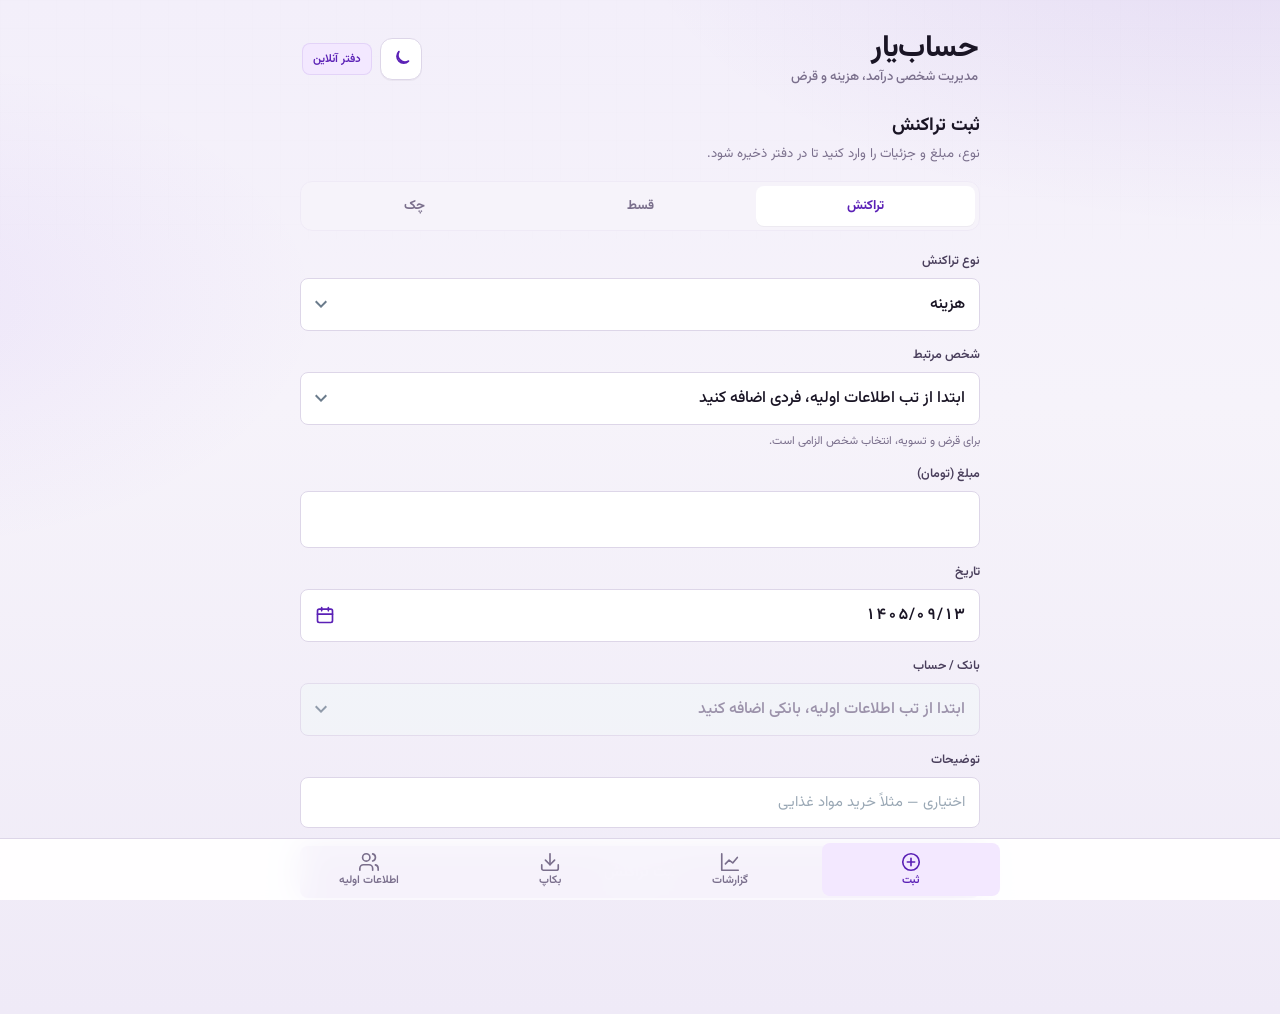
<file: index.html>
<!DOCTYPE html>
<html lang="fa" dir="rtl">
<head>
  <meta charset="UTF-8">
  <meta http-equiv="refresh" content="0; url=accounting.html">
  <link rel="canonical" href="accounting.html">
  <link href="style/css/Vazirmatn-font-face.css" rel="stylesheet" type="text/css" />
  <title>حساب‌یار</title>
  <style>
    body { font-family: 'Vazirmatn', Tahoma, 'Segoe UI', sans-serif; }
  </style>
  <script>location.replace('accounting.html');</script>
</head>
<body>
  <p><a href="accounting.html">ورود به حساب‌یار</a></p>
</body>
</html>
</file>
<file: style/css/Vazirmatn-font-face.css>
/* فقط وزن‌های موجود در پوشه webfonts */
@font-face {
  font-family: Vazirmatn;
  src: url('../fonts/webfonts/Vazirmatn-Regular.woff2') format('woff2');
  font-weight: 400;
  font-style: normal;
  font-display: swap;
}

@font-face {
  font-family: Vazirmatn;
  src: url('../fonts/webfonts/Vazirmatn-Medium.woff2') format('woff2');
  font-weight: 500;
  font-style: normal;
  font-display: swap;
}

@font-face {
  font-family: Vazirmatn;
  src: url('../fonts/webfonts/Vazirmatn-SemiBold.woff2') format('woff2');
  font-weight: 600;
  font-style: normal;
  font-display: swap;
}

@font-face {
  font-family: Vazirmatn;
  src: url('../fonts/webfonts/Vazirmatn-Bold.woff2') format('woff2');
  font-weight: 700;
  font-style: normal;
  font-display: swap;
}

/* وزن‌های سنگین‌تر را به Bold موجود نگاشت کن تا به Tahoma نیفتد */
@font-face {
  font-family: Vazirmatn;
  src: url('../fonts/webfonts/Vazirmatn-Bold.woff2') format('woff2');
  font-weight: 800;
  font-style: normal;
  font-display: swap;
}

@font-face {
  font-family: Vazirmatn;
  src: url('../fonts/webfonts/Vazirmatn-Bold.woff2') format('woff2');
  font-weight: 900;
  font-style: normal;
  font-display: swap;
}
</file>
